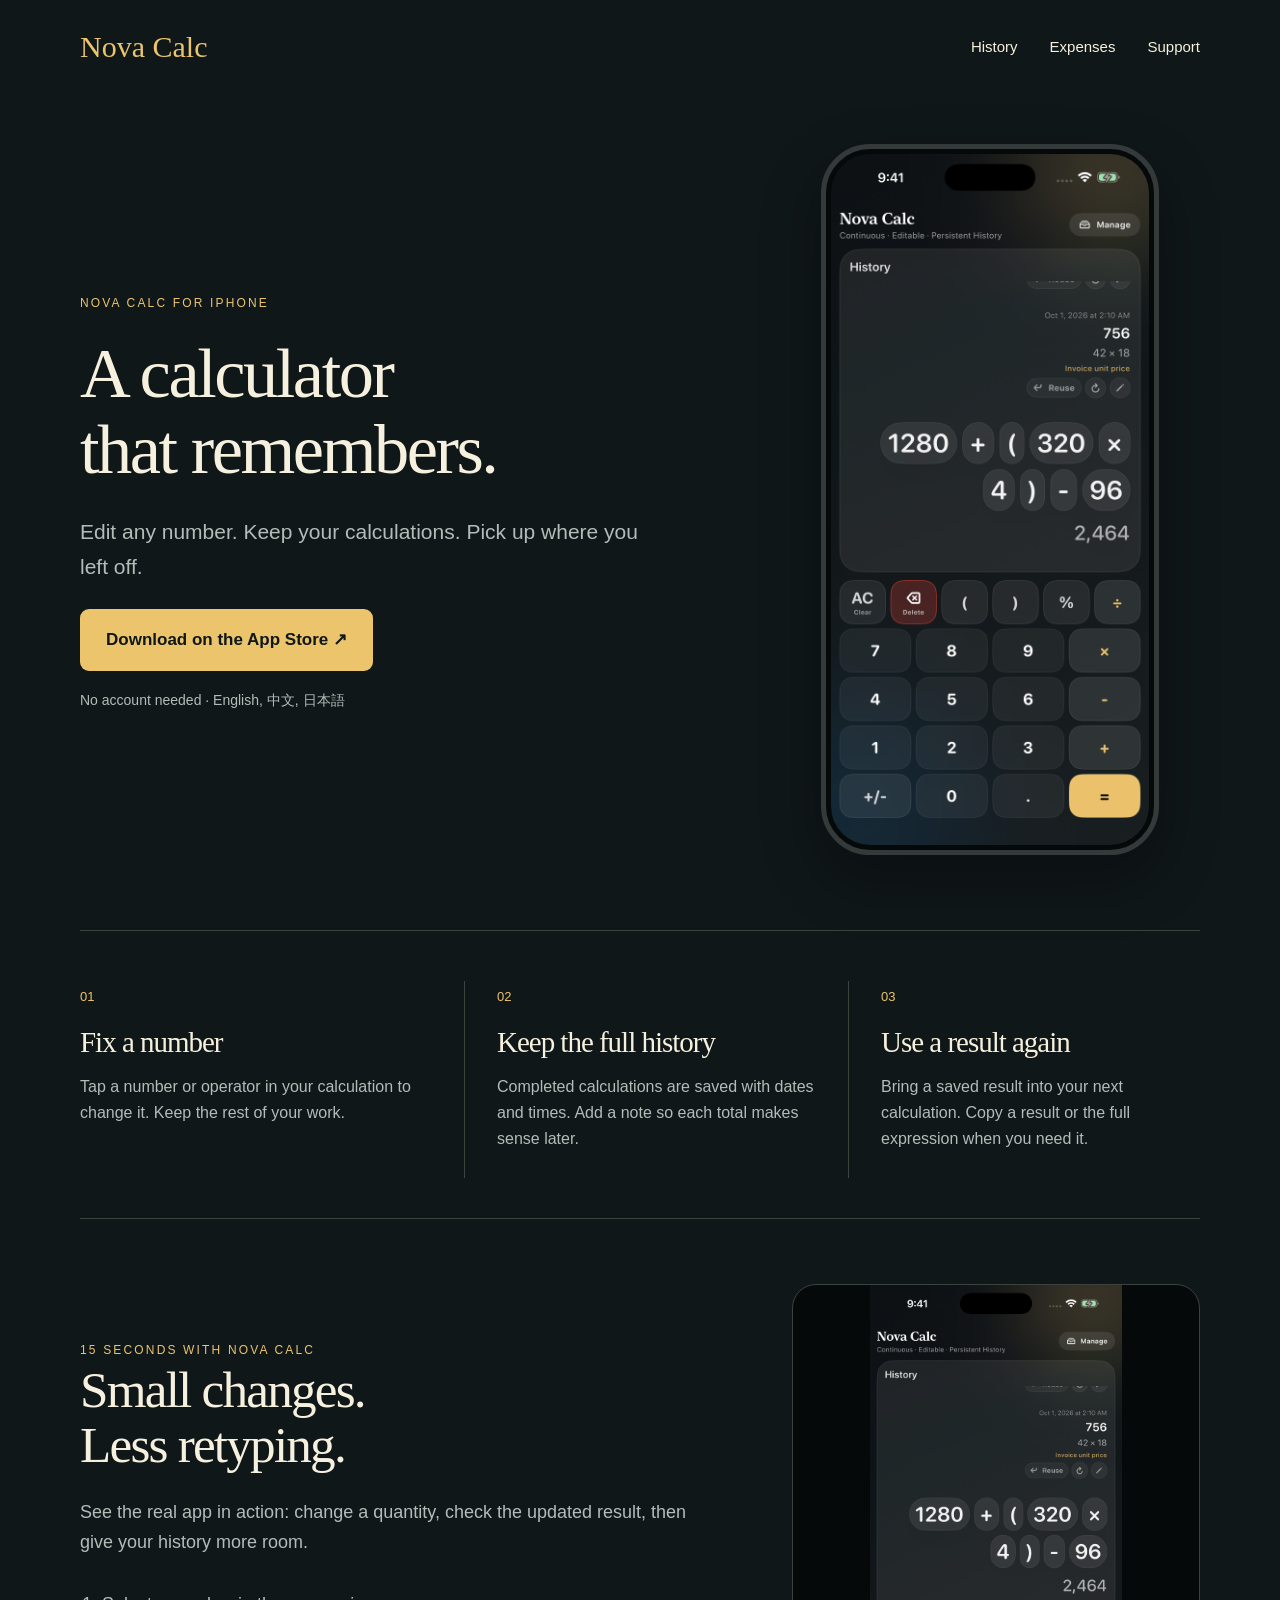
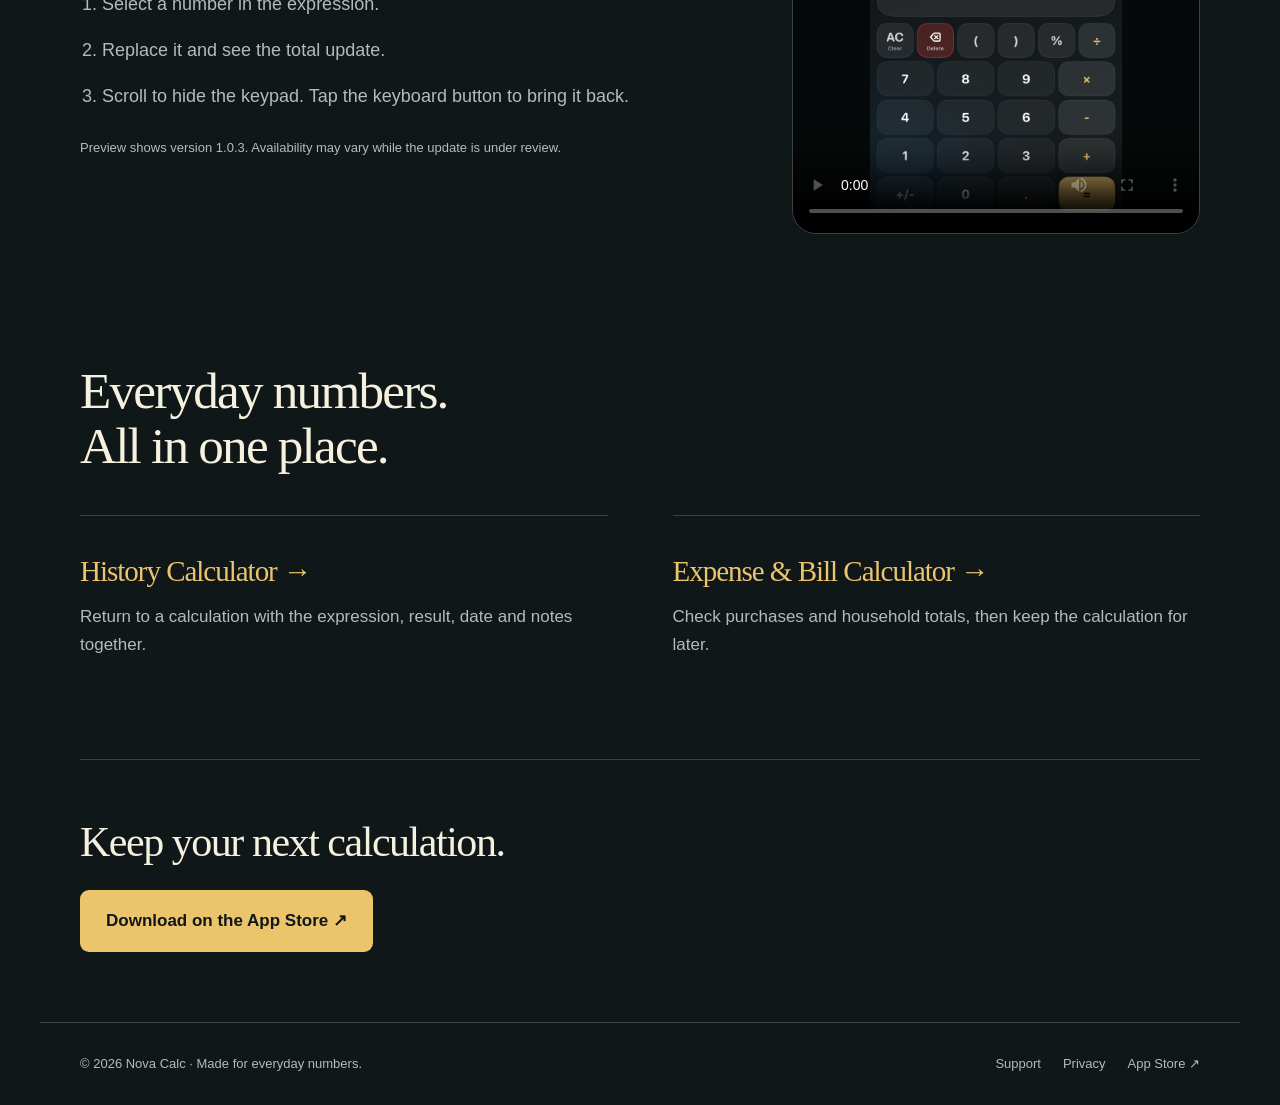
<file: index.html>
<!doctype html><html lang="en"><head><meta charset="utf-8"><meta name="viewport" content="width=device-width,initial-scale=1"><title>Nova Calc — Editable Calculator with History</title><meta name="description" content="Edit any number. Keep your calculations. Pick up where you left off."><link rel="canonical" href="https://chengfei001.github.io/nova-calc/"><meta property="og:title" content="Nova Calc — Editable Calculator with History"><meta property="og:description" content="Edit any number. Keep your calculations. Pick up where you left off."><meta property="og:type" content="website"><meta property="og:image" content="https://chengfei001.github.io/nova-calc/assets/icon.png"><meta name="theme-color" content="#101719"><link rel="icon" href="assets/icon.png"><link rel="stylesheet" href="styles.css"></head><body><a class="skip" href="#main">Skip to content</a><header><a class="brand" href="index.html">Nova Calc</a><nav aria-label="Main navigation"><a href="history-calculator.html">History</a><a href="expense-bill-calculator.html">Expenses</a><a href="support.html">Support</a></nav></header><main id="main"><section class="hero"><div><span class="eyebrow">Nova Calc for iPhone</span><h1>A calculator<br>that remembers.</h1><p class="lead">Edit any number. Keep your calculations. Pick up where you left off.</p><a class="cta" href="https://apps.apple.com/app/id6773964543">Download on the App Store ↗</a><span class="subcta">No account needed · English, 中文, 日本語</span></div><div class="phone"><img src="assets/calculator.png" width="1320" height="2868" alt="Nova Calc showing an editable calculation above its keypad" fetchpriority="high"></div></section><section class="features" aria-label="Features"><article><span class="num">01</span><h3>Fix a number</h3><p>Tap a number or operator in your calculation to change it. Keep the rest of your work.</p></article><article><span class="num">02</span><h3>Keep the full history</h3><p>Completed calculations are saved with dates and times. Add a note so each total makes sense later.</p></article><article><span class="num">03</span><h3>Use a result again</h3><p>Bring a saved result into your next calculation. Copy a result or the full expression when you need it.</p></article></section><section class="preview"><div><span class="eyebrow">15 seconds with Nova Calc</span><h2>Small changes.<br>Less retyping.</h2><p>See the real app in action: change a quantity, check the updated result, then give your history more room.</p><ol><li>Select a number in the expression.</li><li>Replace it and see the total update.</li><li>Scroll to hide the keypad. Tap the keyboard button to bring it back.</li></ol><p class="fine">Preview shows version 1.0.3. Availability may vary while the update is under review.</p></div><video controls playsinline preload="metadata" poster="assets/calculator.png" aria-label="Nova Calc 15-second demonstration"><source src="assets/preview.mp4" type="video/mp4"><track kind="captions" src="assets/preview.vtt" srclang="en" label="English" default>Your browser does not support embedded video. <a href="assets/preview.mp4">Download the preview</a>.</video></section><section class="scenarios"><h2>Everyday numbers.<br>All in one place.</h2><div class="scenario-links"><a href="history-calculator.html"><h3>History Calculator →</h3><p>Return to a calculation with the expression, result, date and notes together.</p></a><a href="expense-bill-calculator.html"><h3>Expense &amp; Bill Calculator →</h3><p>Check purchases and household totals, then keep the calculation for later.</p></a></div></section><section class="end"><h2>Keep your next calculation.</h2><a class="cta" href="https://apps.apple.com/app/id6773964543">Download on the App Store ↗</a></section></main><footer><span>© 2026 Nova Calc · Made for everyday numbers.</span><div class="links"><a href="support.html">Support</a><a href="privacy.html">Privacy</a><a href="https://apps.apple.com/app/id6773964543">App Store ↗</a></div></footer></body></html>
</file>
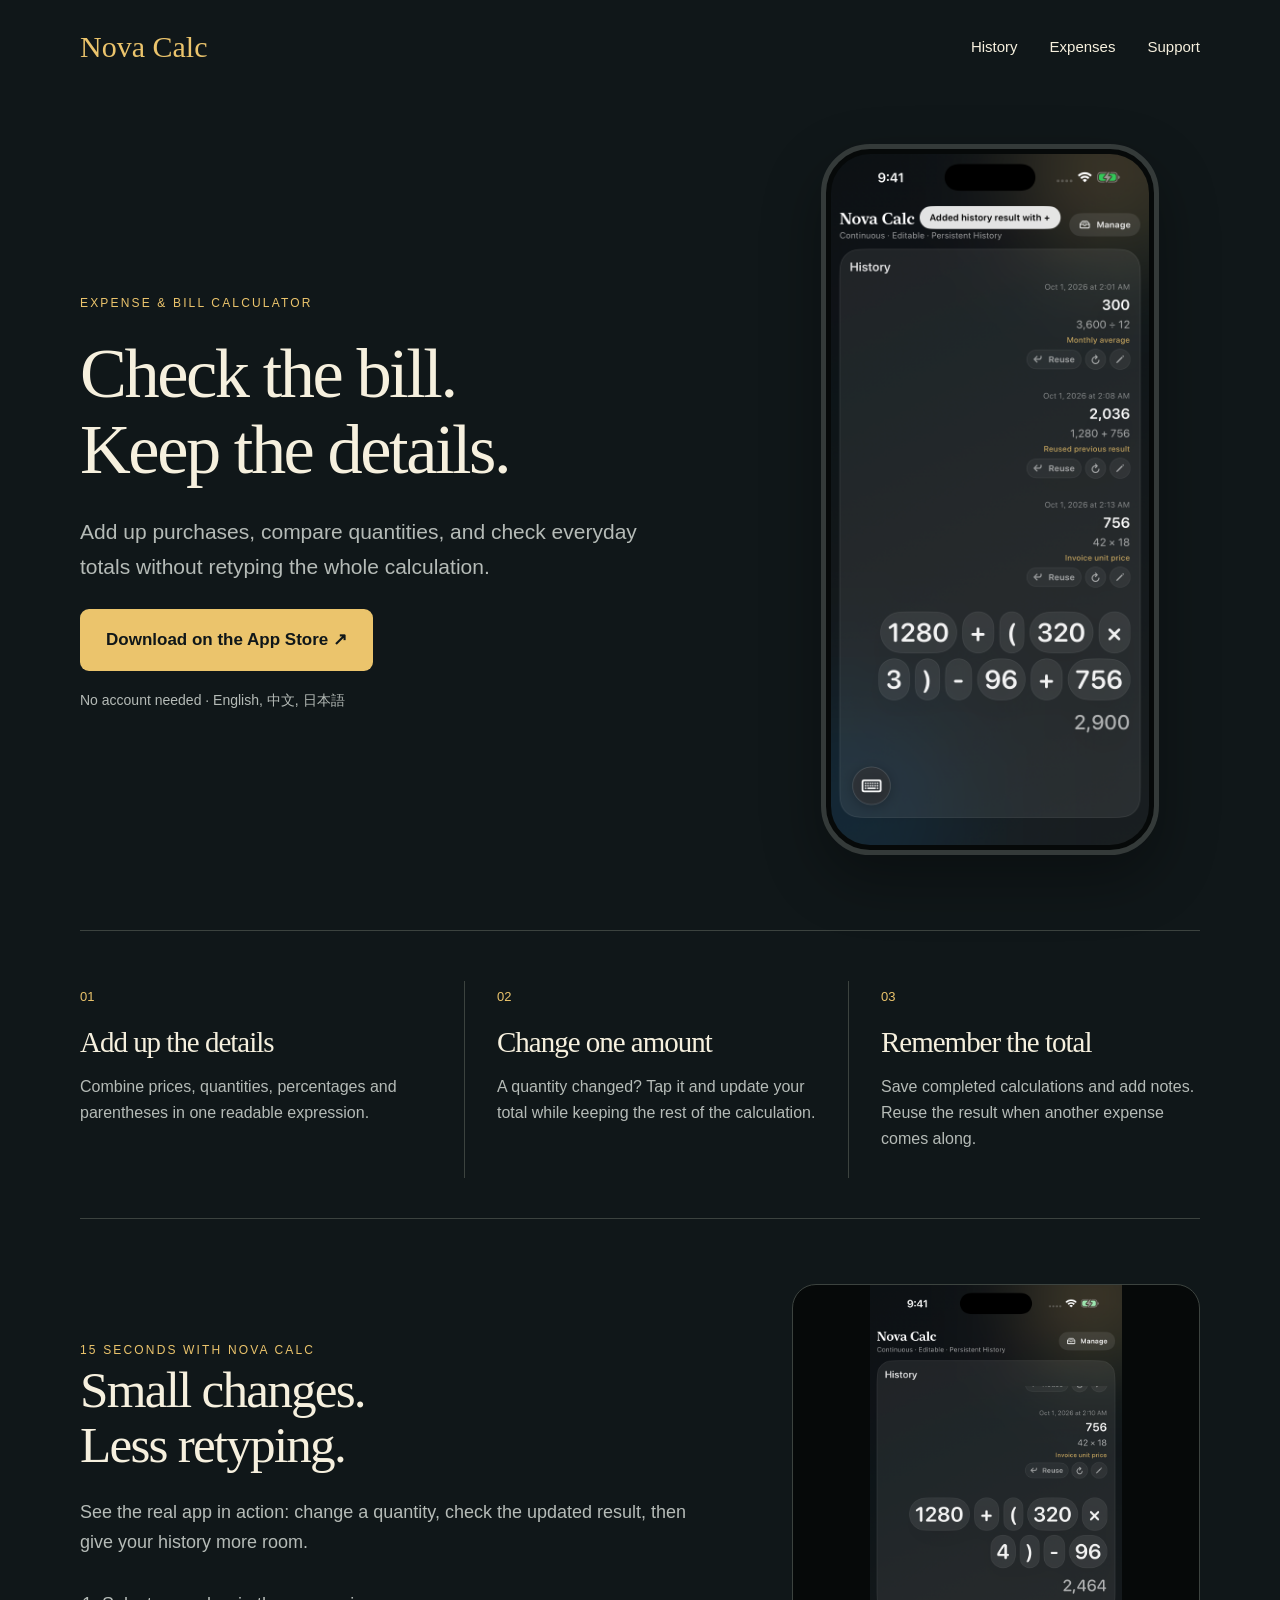
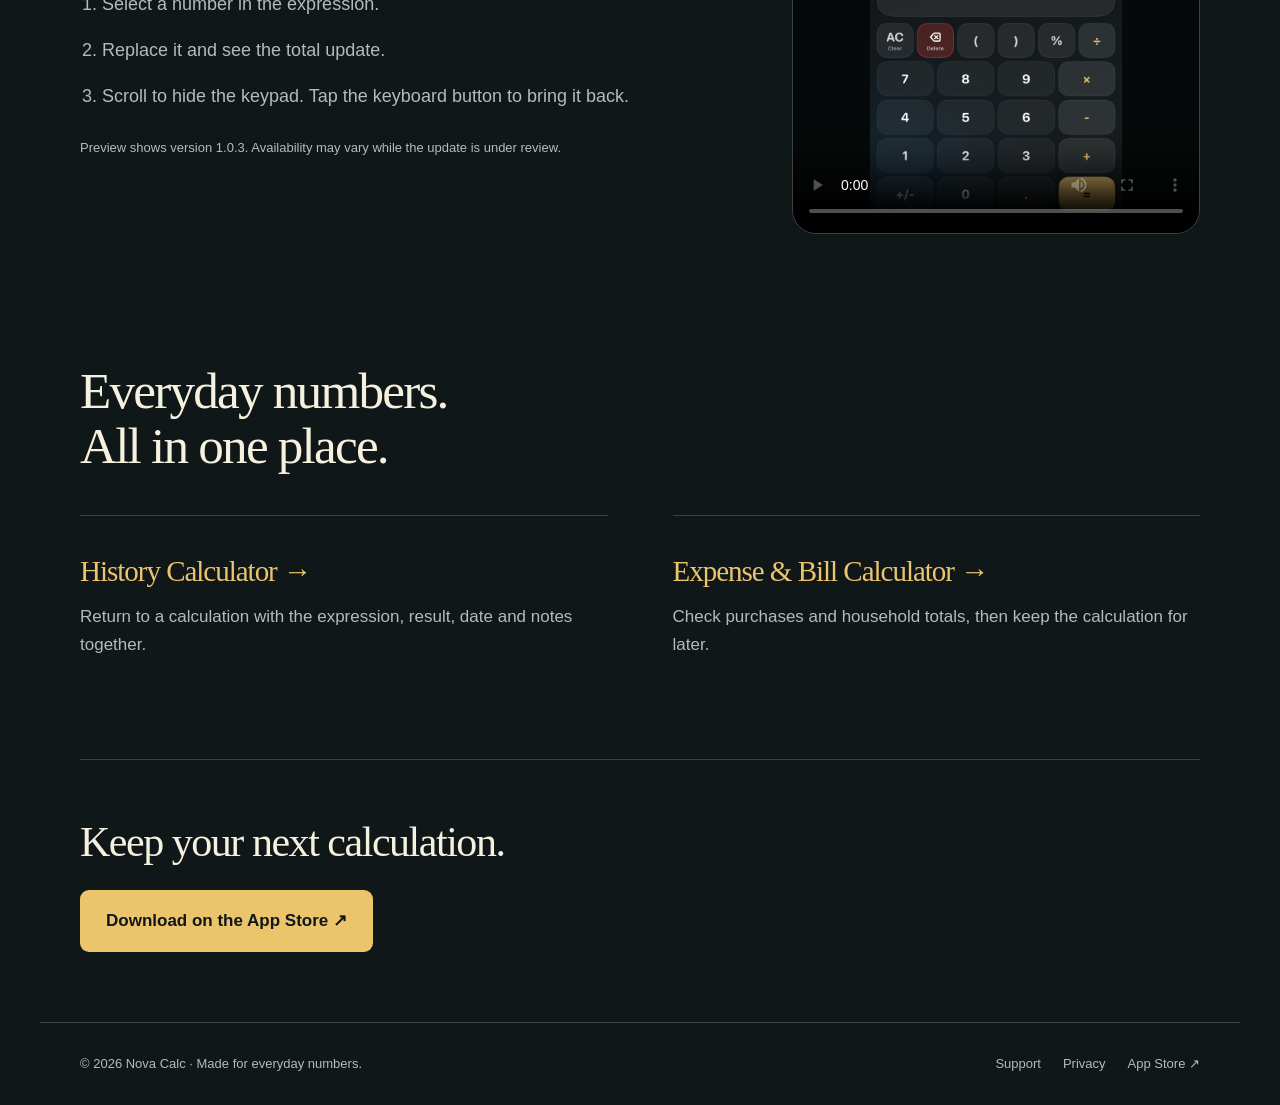
<file: expense-bill-calculator.html>
<!doctype html><html lang="en"><head><meta charset="utf-8"><meta name="viewport" content="width=device-width,initial-scale=1"><title>Expense &amp; Bill Calculator for iPhone — Nova Calc</title><meta name="description" content="Add up purchases, compare quantities, and check everyday totals without retyping the whole calculation."><link rel="canonical" href="https://chengfei001.github.io/nova-calc/expense-bill-calculator.html"><meta property="og:title" content="Expense &amp; Bill Calculator for iPhone — Nova Calc"><meta property="og:description" content="Add up purchases, compare quantities, and check everyday totals without retyping the whole calculation."><meta property="og:type" content="website"><meta property="og:image" content="https://chengfei001.github.io/nova-calc/assets/icon.png"><meta name="theme-color" content="#101719"><link rel="icon" href="assets/icon.png"><link rel="stylesheet" href="styles.css"></head><body><a class="skip" href="#main">Skip to content</a><header><a class="brand" href="index.html">Nova Calc</a><nav aria-label="Main navigation"><a href="history-calculator.html">History</a><a href="expense-bill-calculator.html">Expenses</a><a href="support.html">Support</a></nav></header><main id="main"><section class="hero"><div><span class="eyebrow">Expense & Bill Calculator</span><h1>Check the bill.<br>Keep the details.</h1><p class="lead">Add up purchases, compare quantities, and check everyday totals without retyping the whole calculation.</p><a class="cta" href="https://apps.apple.com/app/id6773964543">Download on the App Store ↗</a><span class="subcta">No account needed · English, 中文, 日本語</span></div><div class="phone"><img src="assets/expenses.png" width="1320" height="2868" alt="Nova Calc reusing an invoice result in a longer calculation" fetchpriority="high"></div></section><section class="features" aria-label="Features"><article><span class="num">01</span><h3>Add up the details</h3><p>Combine prices, quantities, percentages and parentheses in one readable expression.</p></article><article><span class="num">02</span><h3>Change one amount</h3><p>A quantity changed? Tap it and update your total while keeping the rest of the calculation.</p></article><article><span class="num">03</span><h3>Remember the total</h3><p>Save completed calculations and add notes. Reuse the result when another expense comes along.</p></article></section><section class="preview"><div><span class="eyebrow">15 seconds with Nova Calc</span><h2>Small changes.<br>Less retyping.</h2><p>See the real app in action: change a quantity, check the updated result, then give your history more room.</p><ol><li>Select a number in the expression.</li><li>Replace it and see the total update.</li><li>Scroll to hide the keypad. Tap the keyboard button to bring it back.</li></ol><p class="fine">Preview shows version 1.0.3. Availability may vary while the update is under review.</p></div><video controls playsinline preload="metadata" poster="assets/calculator.png" aria-label="Nova Calc 15-second demonstration"><source src="assets/preview.mp4" type="video/mp4"><track kind="captions" src="assets/preview.vtt" srclang="en" label="English" default>Your browser does not support embedded video. <a href="assets/preview.mp4">Download the preview</a>.</video></section><section class="scenarios"><h2>Everyday numbers.<br>All in one place.</h2><div class="scenario-links"><a href="history-calculator.html"><h3>History Calculator →</h3><p>Return to a calculation with the expression, result, date and notes together.</p></a><a href="expense-bill-calculator.html"><h3>Expense &amp; Bill Calculator →</h3><p>Check purchases and household totals, then keep the calculation for later.</p></a></div></section><section class="end"><h2>Keep your next calculation.</h2><a class="cta" href="https://apps.apple.com/app/id6773964543">Download on the App Store ↗</a></section></main><footer><span>© 2026 Nova Calc · Made for everyday numbers.</span><div class="links"><a href="support.html">Support</a><a href="privacy.html">Privacy</a><a href="https://apps.apple.com/app/id6773964543">App Store ↗</a></div></footer></body></html>
</file>
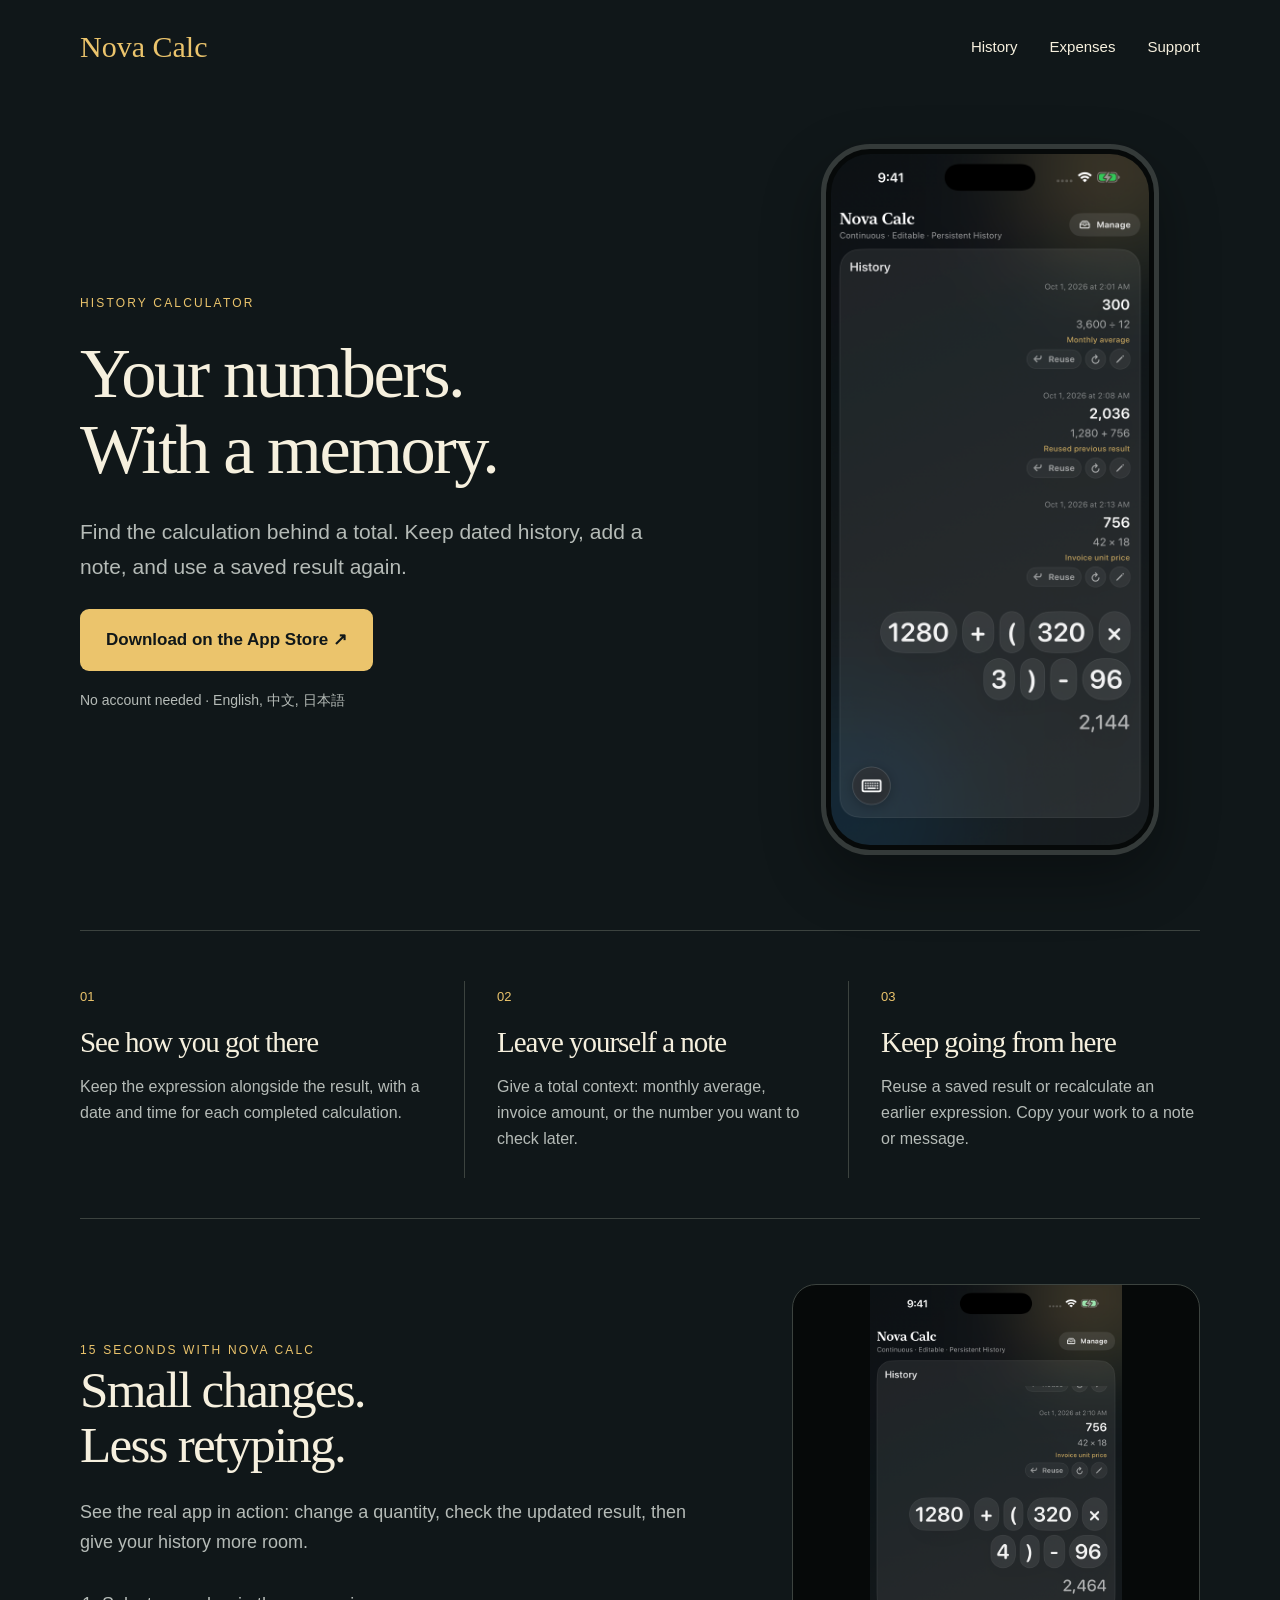
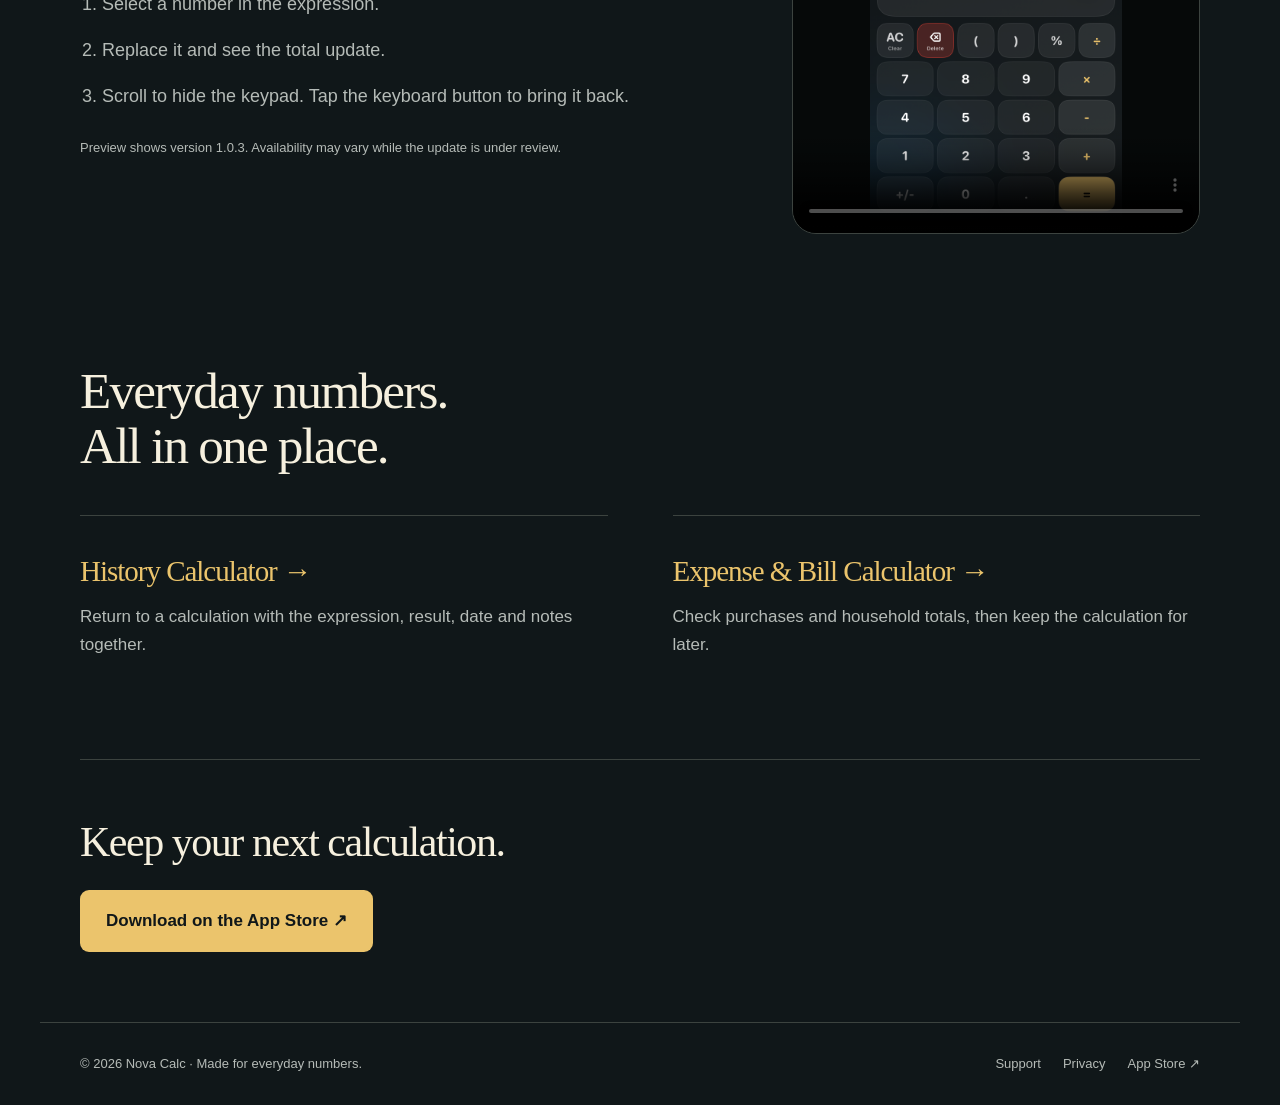
<file: history-calculator.html>
<!doctype html><html lang="en"><head><meta charset="utf-8"><meta name="viewport" content="width=device-width,initial-scale=1"><title>History Calculator for iPhone — Nova Calc</title><meta name="description" content="Find the calculation behind a total. Keep dated history, add a note, and use a saved result again."><link rel="canonical" href="https://chengfei001.github.io/nova-calc/history-calculator.html"><meta property="og:title" content="History Calculator for iPhone — Nova Calc"><meta property="og:description" content="Find the calculation behind a total. Keep dated history, add a note, and use a saved result again."><meta property="og:type" content="website"><meta property="og:image" content="https://chengfei001.github.io/nova-calc/assets/icon.png"><meta name="theme-color" content="#101719"><link rel="icon" href="assets/icon.png"><link rel="stylesheet" href="styles.css"></head><body><a class="skip" href="#main">Skip to content</a><header><a class="brand" href="index.html">Nova Calc</a><nav aria-label="Main navigation"><a href="history-calculator.html">History</a><a href="expense-bill-calculator.html">Expenses</a><a href="support.html">Support</a></nav></header><main id="main"><section class="hero"><div><span class="eyebrow">History Calculator</span><h1>Your numbers.<br>With a memory.</h1><p class="lead">Find the calculation behind a total. Keep dated history, add a note, and use a saved result again.</p><a class="cta" href="https://apps.apple.com/app/id6773964543">Download on the App Store ↗</a><span class="subcta">No account needed · English, 中文, 日本語</span></div><div class="phone"><img src="assets/history.png" width="1320" height="2868" alt="Nova Calc full-height history with timestamps, notes and the floating keyboard button" fetchpriority="high"></div></section><section class="features" aria-label="Features"><article><span class="num">01</span><h3>See how you got there</h3><p>Keep the expression alongside the result, with a date and time for each completed calculation.</p></article><article><span class="num">02</span><h3>Leave yourself a note</h3><p>Give a total context: monthly average, invoice amount, or the number you want to check later.</p></article><article><span class="num">03</span><h3>Keep going from here</h3><p>Reuse a saved result or recalculate an earlier expression. Copy your work to a note or message.</p></article></section><section class="preview"><div><span class="eyebrow">15 seconds with Nova Calc</span><h2>Small changes.<br>Less retyping.</h2><p>See the real app in action: change a quantity, check the updated result, then give your history more room.</p><ol><li>Select a number in the expression.</li><li>Replace it and see the total update.</li><li>Scroll to hide the keypad. Tap the keyboard button to bring it back.</li></ol><p class="fine">Preview shows version 1.0.3. Availability may vary while the update is under review.</p></div><video controls playsinline preload="metadata" poster="assets/calculator.png" aria-label="Nova Calc 15-second demonstration"><source src="assets/preview.mp4" type="video/mp4"><track kind="captions" src="assets/preview.vtt" srclang="en" label="English" default>Your browser does not support embedded video. <a href="assets/preview.mp4">Download the preview</a>.</video></section><section class="scenarios"><h2>Everyday numbers.<br>All in one place.</h2><div class="scenario-links"><a href="history-calculator.html"><h3>History Calculator →</h3><p>Return to a calculation with the expression, result, date and notes together.</p></a><a href="expense-bill-calculator.html"><h3>Expense &amp; Bill Calculator →</h3><p>Check purchases and household totals, then keep the calculation for later.</p></a></div></section><section class="end"><h2>Keep your next calculation.</h2><a class="cta" href="https://apps.apple.com/app/id6773964543">Download on the App Store ↗</a></section></main><footer><span>© 2026 Nova Calc · Made for everyday numbers.</span><div class="links"><a href="support.html">Support</a><a href="privacy.html">Privacy</a><a href="https://apps.apple.com/app/id6773964543">App Store ↗</a></div></footer></body></html>
</file>
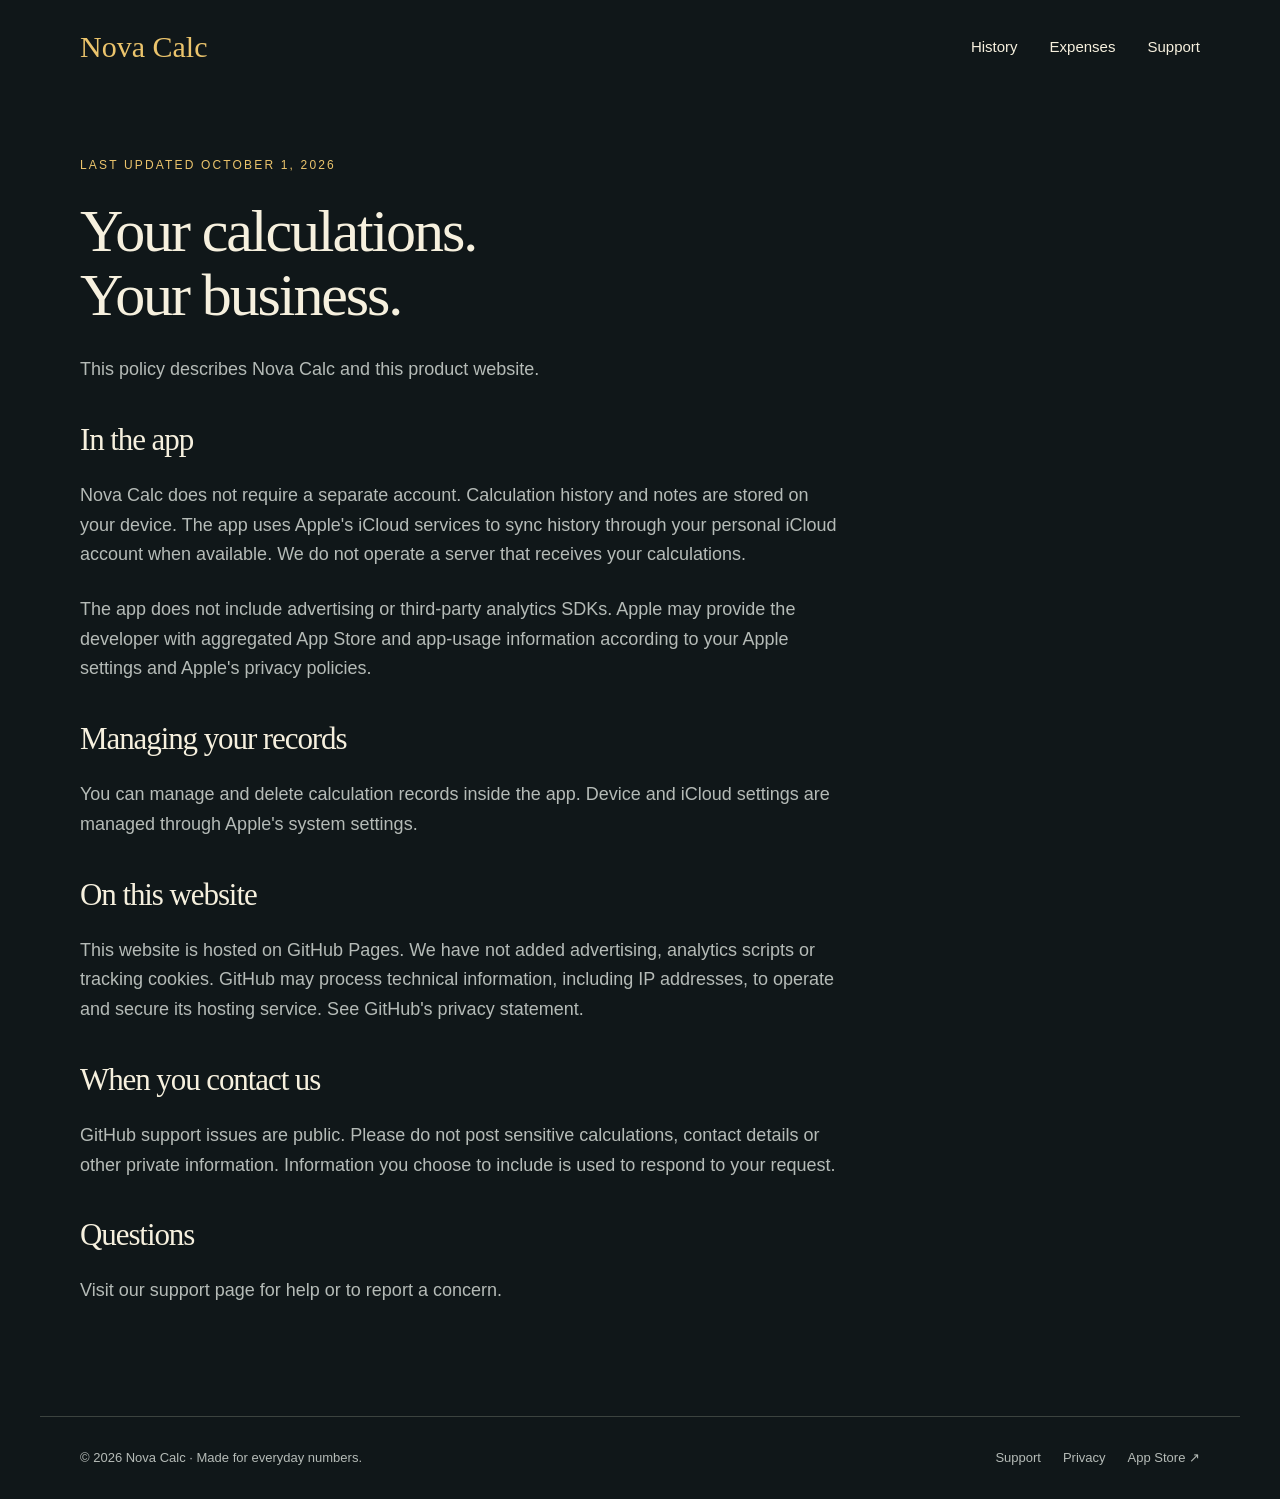
<file: privacy.html>
<!doctype html><html lang="en"><head><meta charset="utf-8"><meta name="viewport" content="width=device-width,initial-scale=1"><title>Nova Calc Privacy</title><meta name="description" content="How Nova Calc handles calculation history, iCloud sync and website information."><link rel="canonical" href="https://chengfei001.github.io/nova-calc/privacy.html"><meta property="og:title" content="Nova Calc Privacy"><meta property="og:description" content="How Nova Calc handles calculation history, iCloud sync and website information."><meta property="og:type" content="website"><meta property="og:image" content="https://chengfei001.github.io/nova-calc/assets/icon.png"><meta name="theme-color" content="#101719"><link rel="icon" href="assets/icon.png"><link rel="stylesheet" href="styles.css"></head><body><a class="skip" href="#main">Skip to content</a><header><a class="brand" href="index.html">Nova Calc</a><nav aria-label="Main navigation"><a href="history-calculator.html">History</a><a href="expense-bill-calculator.html">Expenses</a><a href="support.html">Support</a></nav></header><main id="main"><article class="prose"><span class="eyebrow">Last updated October 1, 2026</span><h1>Your calculations.<br>Your business.</h1><p>This policy describes Nova Calc and this product website.</p><h2>In the app</h2><p>Nova Calc does not require a separate account. Calculation history and notes are stored on your device. The app uses Apple's iCloud services to sync history through your personal iCloud account when available. We do not operate a server that receives your calculations.</p><p>The app does not include advertising or third-party analytics SDKs. Apple may provide the developer with aggregated App Store and app-usage information according to your Apple settings and Apple's privacy policies.</p><h2>Managing your records</h2><p>You can manage and delete calculation records inside the app. Device and iCloud settings are managed through Apple's system settings.</p><h2>On this website</h2><p>This website is hosted on GitHub Pages. We have not added advertising, analytics scripts or tracking cookies. GitHub may process technical information, including IP addresses, to operate and secure its hosting service. See <a href="https://docs.github.com/en/site-policy/privacy-policies/github-general-privacy-statement">GitHub's privacy statement</a>.</p><h2>When you contact us</h2><p>GitHub support issues are public. Please do not post sensitive calculations, contact details or other private information. Information you choose to include is used to respond to your request.</p><h2>Questions</h2><p>Visit our <a href="support.html">support page</a> for help or to report a concern.</p></article></main><footer><span>© 2026 Nova Calc · Made for everyday numbers.</span><div class="links"><a href="support.html">Support</a><a href="privacy.html">Privacy</a><a href="https://apps.apple.com/app/id6773964543">App Store ↗</a></div></footer></body></html>
</file>
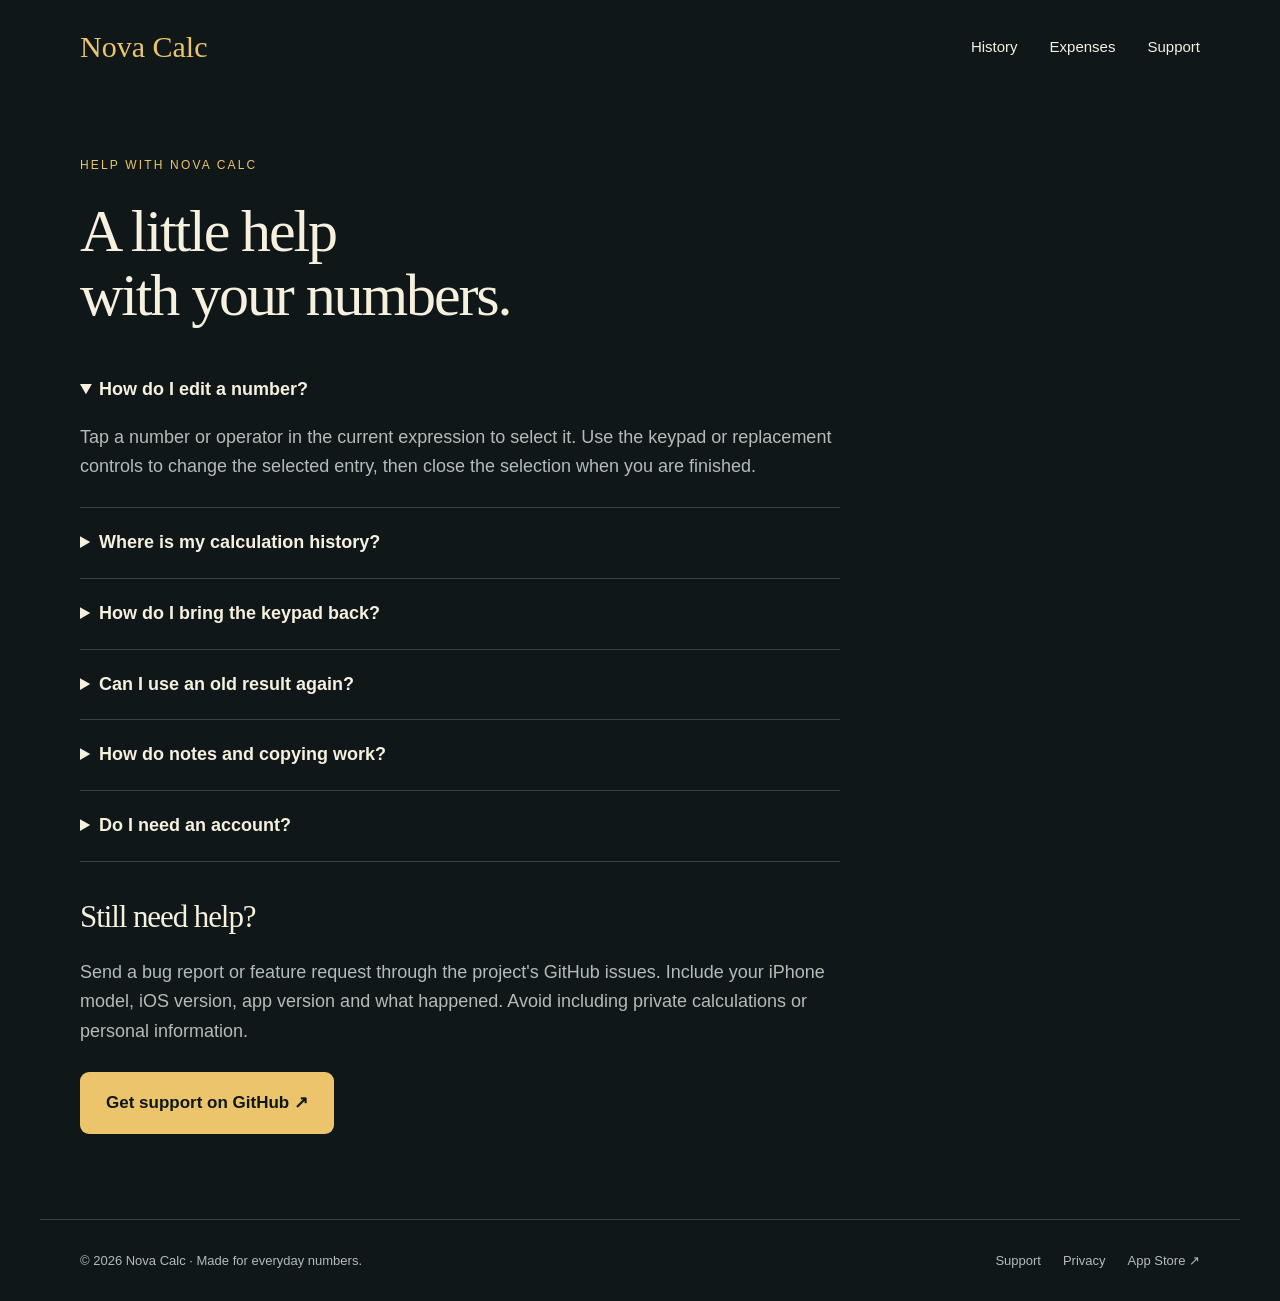
<file: support.html>
<!doctype html><html lang="en"><head><meta charset="utf-8"><meta name="viewport" content="width=device-width,initial-scale=1"><title>Nova Calc Support</title><meta name="description" content="Help with editing calculations, history, notes, and the keypad."><link rel="canonical" href="https://chengfei001.github.io/nova-calc/support.html"><meta property="og:title" content="Nova Calc Support"><meta property="og:description" content="Help with editing calculations, history, notes, and the keypad."><meta property="og:type" content="website"><meta property="og:image" content="https://chengfei001.github.io/nova-calc/assets/icon.png"><meta name="theme-color" content="#101719"><link rel="icon" href="assets/icon.png"><link rel="stylesheet" href="styles.css"></head><body><a class="skip" href="#main">Skip to content</a><header><a class="brand" href="index.html">Nova Calc</a><nav aria-label="Main navigation"><a href="history-calculator.html">History</a><a href="expense-bill-calculator.html">Expenses</a><a href="support.html">Support</a></nav></header><main id="main"><article class="prose"><span class="eyebrow">Help with Nova Calc</span><h1>A little help<br>with your numbers.</h1><details open><summary>How do I edit a number?</summary><p>Tap a number or operator in the current expression to select it. Use the keypad or replacement controls to change the selected entry, then close the selection when you are finished.</p></details><details><summary>Where is my calculation history?</summary><p>Completed calculations appear above the current expression. Scroll to review older entries. On iPhone, dragging through the history hides the keypad so more of your work fits on screen.</p></details><details><summary>How do I bring the keypad back?</summary><p>Tap the floating keyboard button at the bottom left of the calculation area.</p></details><details><summary>Can I use an old result again?</summary><p>Tap Reuse on a saved calculation to bring its result into your current expression. Use Recalculate to load the earlier expression.</p></details><details><summary>How do notes and copying work?</summary><p>Use the pencil button beside a saved calculation to add a note. The calculation menus offer copying of results, expressions or full calculations.</p></details><details><summary>Do I need an account?</summary><p>No separate Nova Calc account is required. History can sync through your personal iCloud account using Apple's services.</p></details><h2>Still need help?</h2><p>Send a bug report or feature request through the project's GitHub issues. Include your iPhone model, iOS version, app version and what happened. Avoid including private calculations or personal information.</p><a class="cta" href="https://github.com/chengfei001/nova-calc/issues">Get support on GitHub ↗</a></article></main><footer><span>© 2026 Nova Calc · Made for everyday numbers.</span><div class="links"><a href="support.html">Support</a><a href="privacy.html">Privacy</a><a href="https://apps.apple.com/app/id6773964543">App Store ↗</a></div></footer></body></html>
</file>
<file: styles.css>
:root{color-scheme:dark;--bg:#101719;--ink:#f6f0de;--muted:#b5bbb7;--gold:#ebc46c;--line:#3c433f}*{box-sizing:border-box}html{scroll-behavior:smooth}body{margin:0;background:var(--bg);color:var(--ink);font:18px/1.65 -apple-system,BlinkMacSystemFont,"Segoe UI",sans-serif}a{color:inherit;text-decoration:none}a:hover{color:var(--gold)}a:focus-visible,button:focus-visible,summary:focus-visible{outline:2px solid var(--gold);outline-offset:7px}main,header,footer{max-width:1200px;margin:auto;padding-inline:40px}header{display:flex;align-items:center;justify-content:space-between;padding-block:30px}.brand{font:30px Georgia,serif;color:var(--gold)}nav{display:flex;gap:32px;font-size:15px}h1,h2,h3{font-family:Georgia,"Times New Roman",serif;font-weight:400;line-height:1.07;letter-spacing:-.035em}h1{font-size:clamp(48px,5.5vw,78px);margin:20px 0 28px}h2{font-size:clamp(36px,4vw,58px);margin:0 0 25px}h3{font-size:29px;margin:16px 0}p{color:var(--muted);margin:0 0 25px}.hero{display:grid;grid-template-columns:1.2fr .8fr;gap:70px;align-items:center;padding:50px 0 75px;min-height:790px}.eyebrow{font-size:12px;text-transform:uppercase;letter-spacing:.18em;color:var(--gold)}.lead{font-size:21px;max-width:570px}.cta{display:inline-block;background:var(--gold);color:#101719;border-radius:9px;padding:17px 26px;font-size:17px;font-weight:650}.cta:hover{color:#101719;background:#f4d798}.subcta{display:block;margin-top:18px;font-size:14px;color:var(--muted)}.phone{width:min(100%,338px);justify-self:center;border:5px solid #343a39;border-radius:49px;padding:5px;background:#060909;box-shadow:0 24px 60px #0005;overflow:hidden}.phone img{display:block;width:100%;border-radius:39px}.features{border-top:1px solid var(--line);display:grid;grid-template-columns:repeat(3,1fr);padding:50px 0 40px;gap:32px}.features article+article{border-left:1px solid var(--line);padding-left:32px}.num{font-size:13px;color:var(--gold)}.features p{font-size:16px}.scenarios{padding:65px 0 75px}.scenarios h2{max-width:720px}.scenario-links{display:grid;grid-template-columns:1fr 1fr;gap:65px;margin-top:42px}.scenario-links a{border-top:1px solid var(--line);padding-top:24px}.scenario-links h3{color:var(--gold)}.scenario-links p{font-size:17px}.preview{display:grid;grid-template-columns:1fr .65fr;gap:85px;align-items:center;border-top:1px solid var(--line);padding:65px 0}.preview video{width:100%;max-height:550px;background:#060909;border:1px solid var(--line);border-radius:24px}.preview ol{padding-left:22px;color:var(--muted)}.preview li{padding:8px 0}.fine{font-size:13px}.end{border-top:1px solid var(--line);padding:60px 0 70px}.end h2{font-size:42px}footer{display:flex;gap:25px;justify-content:space-between;flex-wrap:wrap;border-top:1px solid var(--line);padding-block:30px;font-size:13px;color:var(--muted)}footer .links{display:flex;gap:22px}.prose{max-width:760px;padding-top:55px;padding-bottom:85px}.prose h1{font-size:60px}.prose h2{font-size:31px;margin-top:38px}.prose li{color:var(--muted)}details{border-bottom:1px solid var(--line);padding:20px 0}summary{cursor:pointer;font-weight:600}details p{margin:18px 0 5px}.skip{position:absolute;left:20px;top:-80px;background:var(--gold);color:#111;padding:10px}.skip:focus{top:10px}@media(max-width:750px){main,header,footer{padding-inline:24px}header{padding-block:22px;align-items:flex-start}.brand{font-size:26px}nav{gap:16px;font-size:12px;flex-wrap:wrap;justify-content:flex-end;max-width:200px}.hero{grid-template-columns:1fr;gap:44px;padding-top:35px;min-height:0}.hero h1{max-width:520px}.lead{font-size:19px}.phone{width:285px}.features{grid-template-columns:1fr;gap:12px;padding-top:32px}.features article+article{border-left:0;border-top:1px solid var(--line);padding:26px 0 0}.features article{padding:0}.scenario-links,.preview{grid-template-columns:1fr;gap:35px}.preview video{max-height:570px;width:auto;max-width:100%;justify-self:center}.scenarios{padding-block:45px}.end h2{font-size:36px}.prose h1{font-size:44px}.prose{padding-top:32px}footer{gap:16px}}@media(prefers-reduced-motion:reduce){html{scroll-behavior:auto}}
:where(.phone img){height:auto}
</file>
